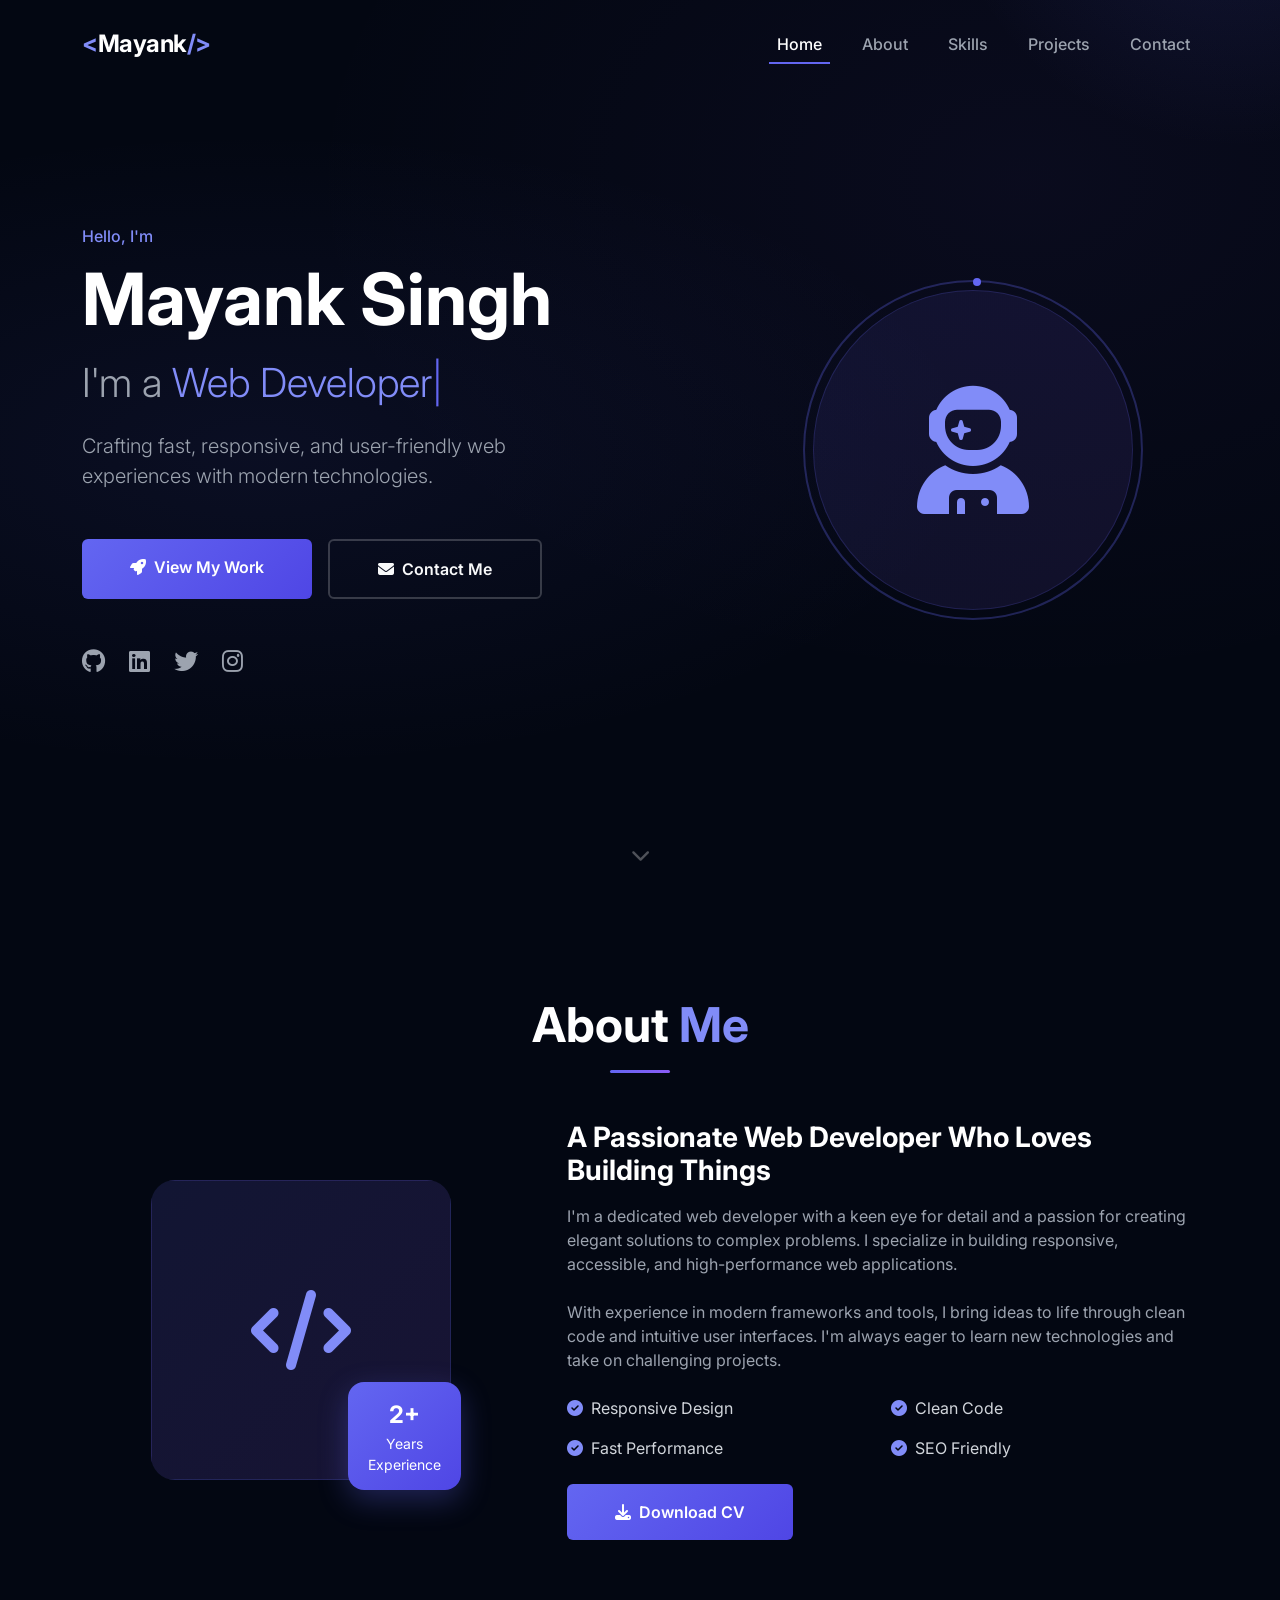
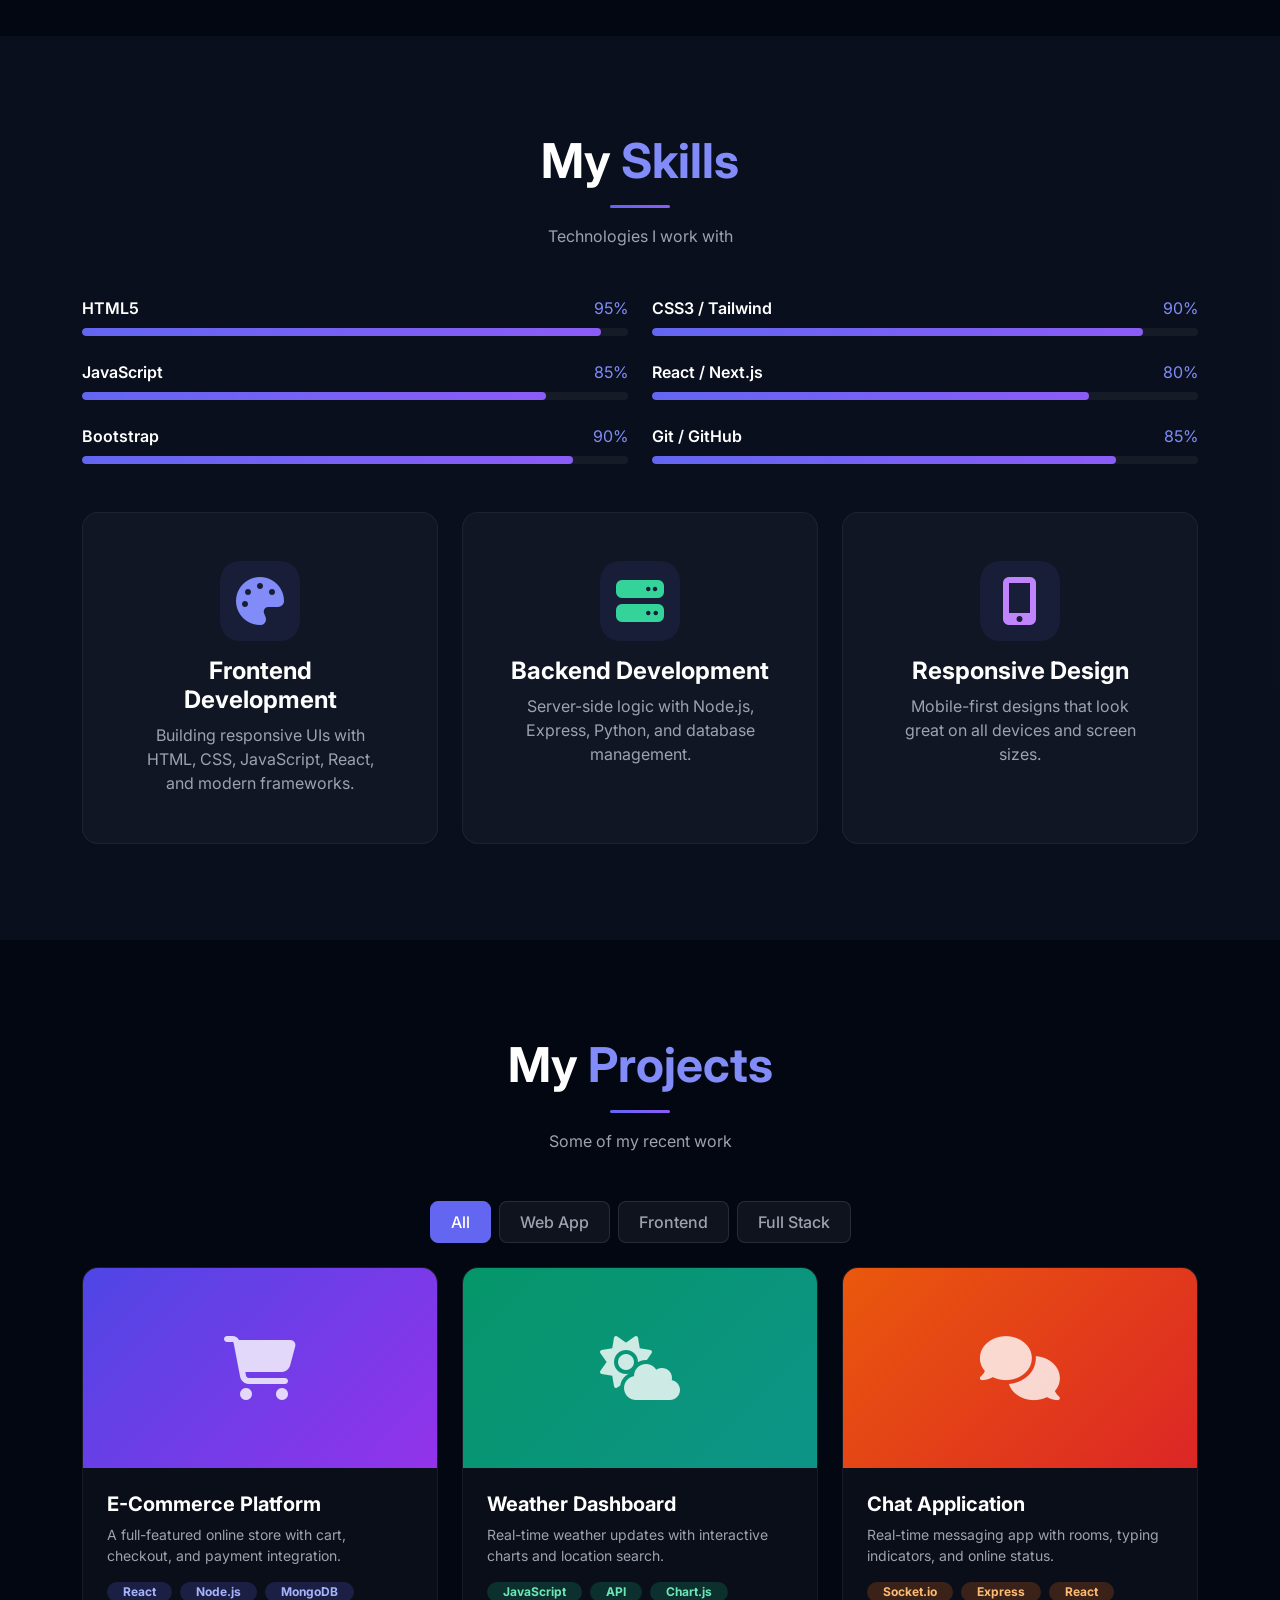
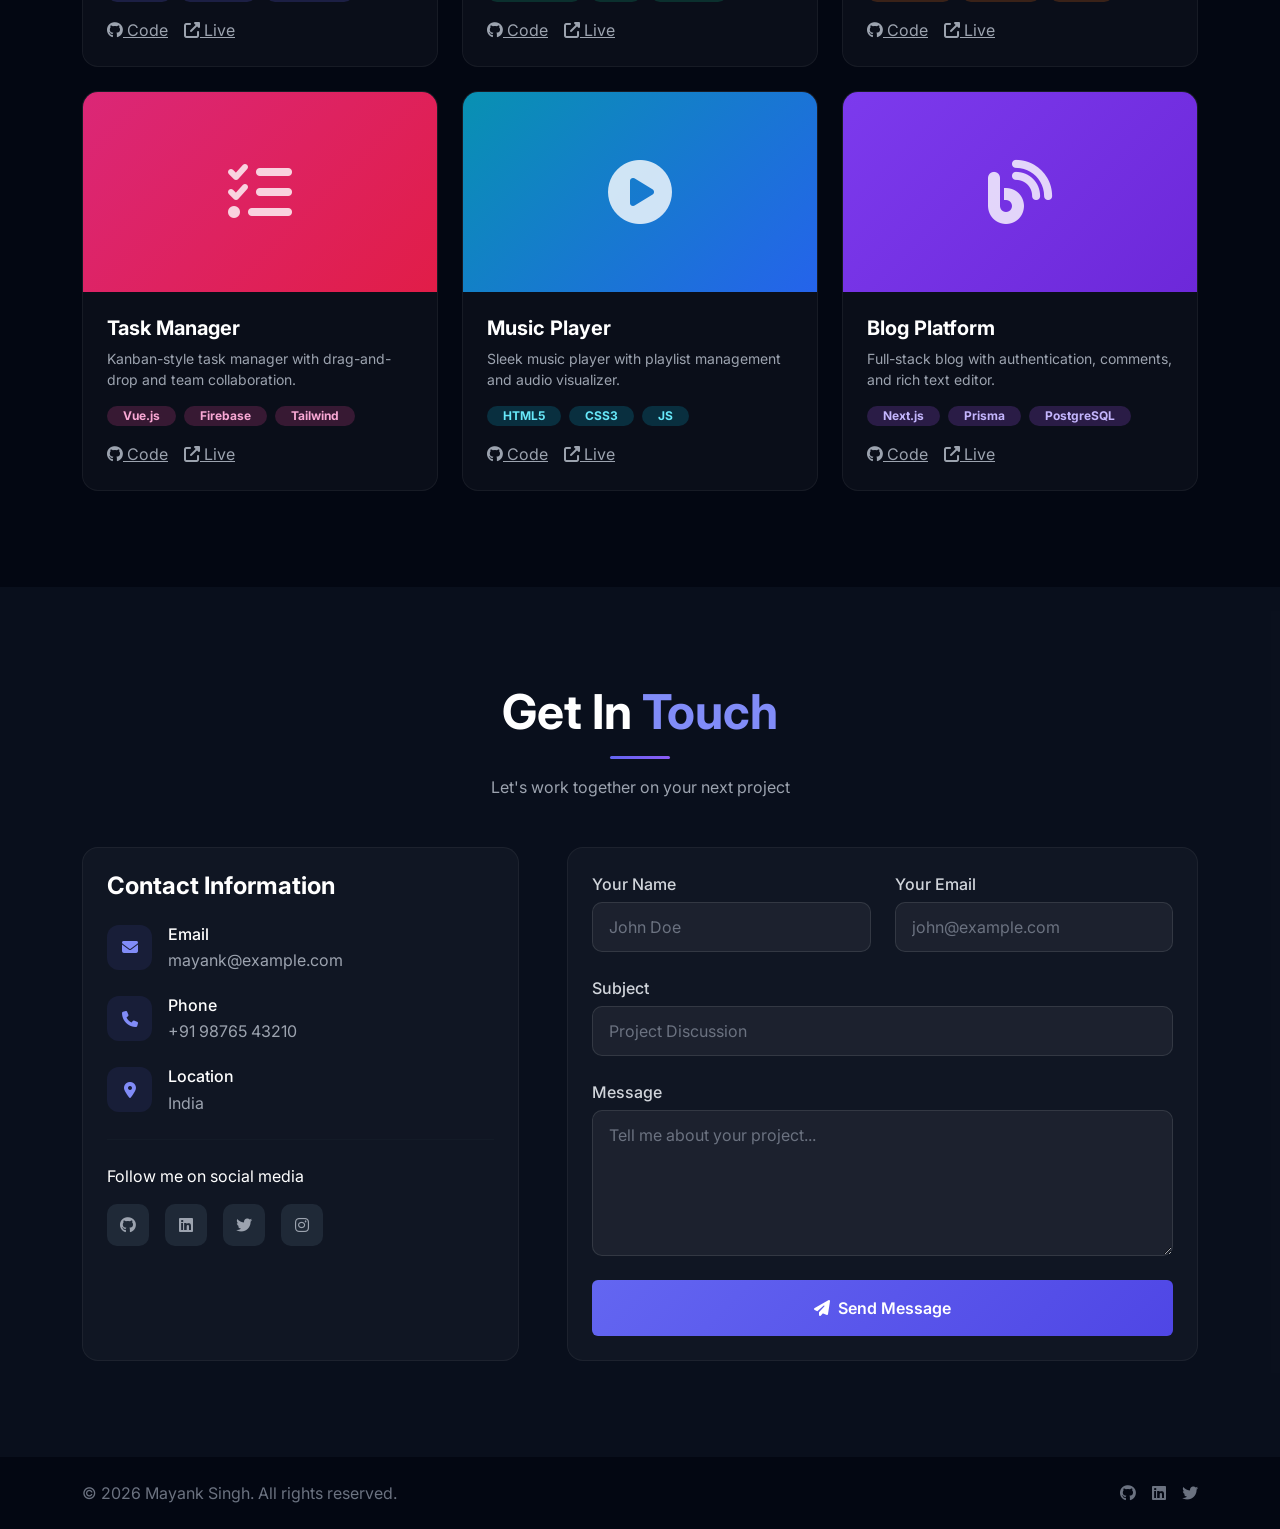
<file: Portfolio-2/index.html>
<!DOCTYPE html>
<html lang="en">
<head>
    <meta charset="UTF-8">
    <meta name="viewport" content="width=device-width, initial-scale=1.0">
    <title>Mayank Singh | Web Developer</title>
    <link href="https://cdn.jsdelivr.net/npm/bootstrap@5.3.3/dist/css/bootstrap.min.css" rel="stylesheet">
    <link rel="stylesheet" href="https://cdnjs.cloudflare.com/ajax/libs/font-awesome/6.5.1/css/all.min.css">
    <link href="https://fonts.googleapis.com/css2?family=Inter:wght@300;400;500;600;700;800&display=swap" rel="stylesheet">
    <link rel="stylesheet" href="styles.css">
</head>
<body>

    <!-- Navbar -->
    <nav id="navbar" class="fixed-top navbar navbar-expand-lg navbar-dark">
        <div class="container">
            <a class="navbar-brand fw-bold text-2xl" href="#">
                <span class="text-indigo-400">&lt;</span>Mayank<span class="text-indigo-400">/&gt;</span>
            </a>
            <button class="navbar-toggler border-0" type="button" data-bs-toggle="collapse" data-bs-target="#navMenu">
                <span class="navbar-toggler-icon"></span>
            </button>
            <div class="collapse navbar-collapse justify-content-end" id="navMenu">
                <ul class="navbar-nav gap-lg-4 gap-2 mb-2 mb-lg-0">
                    <li class="nav-item"><a class="nav-link active" href="#hero">Home</a></li>
                    <li class="nav-item"><a class="nav-link" href="#about">About</a></li>
                    <li class="nav-item"><a class="nav-link" href="#skills">Skills</a></li>
                    <li class="nav-item"><a class="nav-link" href="#projects">Projects</a></li>
                    <li class="nav-item"><a class="nav-link" href="#contact">Contact</a></li>
                </ul>
            </div>
        </div>
    </nav>

    <!-- Hero Section -->
    <section id="hero" class="min-vh-100 d-flex align-items-center position-relative overflow-hidden">
        <div class="hero-bg-gradient"></div>
        <div class="container position-relative z-10">
            <div class="row align-items-center">
                <div class="col-lg-7">
                    <p class="text-indigo-400 fw-medium mb-2 hero-animate">Hello, I'm</p>
                    <h1 class="display-2 fw-bold mb-3 hero-animate">Mayank Singh</h1>
                    <h2 class="display-6 text-gray-400 mb-4 hero-animate">
                        I'm a <span id="typed-text" class="text-indigo-400"></span><span class="typed-cursor">|</span>
                    </h2>
                    <p class="lead text-gray-400 mb-5 hero-animate max-w-xl">
                        Crafting fast, responsive, and user-friendly web experiences with modern technologies.
                    </p>
                    <div class="d-flex gap-3 flex-wrap hero-animate">
                        <a href="#projects" class="btn btn-indigo px-5 py-3 fw-semibold rounded-lg">
                            <i class="fas fa-rocket me-2"></i>View My Work
                        </a>
                        <a href="#contact" class="btn btn-outline-light px-5 py-3 fw-semibold rounded-lg">
                            <i class="fas fa-envelope me-2"></i>Contact Me
                        </a>
                    </div>
                    <div class="d-flex gap-4 mt-5 hero-animate">
                        <a href="#" class="social-icon text-gray-400 hover-indigo"><i class="fab fa-github fa-lg"></i></a>
                        <a href="#" class="social-icon text-gray-400 hover-indigo"><i class="fab fa-linkedin fa-lg"></i></a>
                        <a href="#" class="social-icon text-gray-400 hover-indigo"><i class="fab fa-twitter fa-lg"></i></a>
                        <a href="#" class="social-icon text-gray-400 hover-indigo"><i class="fab fa-instagram fa-lg"></i></a>
                    </div>
                </div>
                <div class="col-lg-5 d-none d-lg-flex justify-content-center hero-animate">
                    <div class="hero-image-wrapper">
                        <div class="hero-image-ring"></div>
                        <div class="hero-image-bg">
                            <i class="fas fa-user-astronaut fa-8x text-indigo-400"></i>
                        </div>
                    </div>
                </div>
            </div>
        </div>
        <a href="#about" class="scroll-down position-absolute">
            <i class="fas fa-chevron-down fa-bounce"></i>
        </a>
    </section>

    <!-- About Section -->
    <section id="about" class="py-5">
        <div class="container py-5">
            <div class="text-center mb-5">
                <h2 class="display-5 fw-bold">About <span class="text-indigo-400">Me</span></h2>
                <div class="section-line mx-auto mt-3"></div>
            </div>
            <div class="row align-items-center g-5">
                <div class="col-lg-5 text-center">
                    <div class="about-image-container mx-auto">
                        <div class="about-img rounded-3xl overflow-hidden">
                            <div class="about-img-placeholder d-flex align-items-center justify-content-center">
                                <i class="fas fa-code fa-5x text-indigo-400"></i>
                            </div>
                        </div>
                        <div class="about-experience-badge">
                            <span class="fw-bold fs-4">2+</span>
                            <small class="d-block">Years<br>Experience</small>
                        </div>
                    </div>
                </div>
                <div class="col-lg-7">
                    <h3 class="fw-bold mb-3">A Passionate Web Developer Who Loves Building Things</h3>
                    <p class="text-gray-400 mb-4">
                        I'm a dedicated web developer with a keen eye for detail and a passion for creating
                        elegant solutions to complex problems. I specialize in building responsive, accessible,
                        and high-performance web applications.
                    </p>
                    <p class="text-gray-400 mb-4">
                        With experience in modern frameworks and tools, I bring ideas to life through clean code
                        and intuitive user interfaces. I'm always eager to learn new technologies and take on
                        challenging projects.
                    </p>
                    <div class="row g-3 mb-4">
                        <div class="col-sm-6">
                            <div class="d-flex align-items-center gap-2">
                                <i class="fas fa-check-circle text-indigo-400"></i>
                                <span class="text-gray-300">Responsive Design</span>
                            </div>
                        </div>
                        <div class="col-sm-6">
                            <div class="d-flex align-items-center gap-2">
                                <i class="fas fa-check-circle text-indigo-400"></i>
                                <span class="text-gray-300">Clean Code</span>
                            </div>
                        </div>
                        <div class="col-sm-6">
                            <div class="d-flex align-items-center gap-2">
                                <i class="fas fa-check-circle text-indigo-400"></i>
                                <span class="text-gray-300">Fast Performance</span>
                            </div>
                        </div>
                        <div class="col-sm-6">
                            <div class="d-flex align-items-center gap-2">
                                <i class="fas fa-check-circle text-indigo-400"></i>
                                <span class="text-gray-300">SEO Friendly</span>
                            </div>
                        </div>
                    </div>
                    <a href="#" class="btn btn-indigo px-5 py-3 fw-semibold rounded-lg">
                        <i class="fas fa-download me-2"></i>Download CV
                    </a>
                </div>
            </div>
        </div>
    </section>

    <!-- Skills Section -->
    <section id="skills" class="py-5 bg-gray-900/50">
        <div class="container py-5">
            <div class="text-center mb-5">
                <h2 class="display-5 fw-bold">My <span class="text-indigo-400">Skills</span></h2>
                <div class="section-line mx-auto mt-3"></div>
                <p class="text-gray-400 mt-3">Technologies I work with</p>
            </div>

            <!-- Skill Bars -->
            <div class="row g-4 mb-5">
                <div class="col-md-6">
                    <div class="skill-item">
                        <div class="d-flex justify-content-between mb-2">
                            <span class="fw-semibold">HTML5</span>
                            <span class="text-indigo-400">95%</span>
                        </div>
                        <div class="skill-bar">
                            <div class="skill-progress" data-width="95"></div>
                        </div>
                    </div>
                </div>
                <div class="col-md-6">
                    <div class="skill-item">
                        <div class="d-flex justify-content-between mb-2">
                            <span class="fw-semibold">CSS3 / Tailwind</span>
                            <span class="text-indigo-400">90%</span>
                        </div>
                        <div class="skill-bar">
                            <div class="skill-progress" data-width="90"></div>
                        </div>
                    </div>
                </div>
                <div class="col-md-6">
                    <div class="skill-item">
                        <div class="d-flex justify-content-between mb-2">
                            <span class="fw-semibold">JavaScript</span>
                            <span class="text-indigo-400">85%</span>
                        </div>
                        <div class="skill-bar">
                            <div class="skill-progress" data-width="85"></div>
                        </div>
                    </div>
                </div>
                <div class="col-md-6">
                    <div class="skill-item">
                        <div class="d-flex justify-content-between mb-2">
                            <span class="fw-semibold">React / Next.js</span>
                            <span class="text-indigo-400">80%</span>
                        </div>
                        <div class="skill-bar">
                            <div class="skill-progress" data-width="80"></div>
                        </div>
                    </div>
                </div>
                <div class="col-md-6">
                    <div class="skill-item">
                        <div class="d-flex justify-content-between mb-2">
                            <span class="fw-semibold">Bootstrap</span>
                            <span class="text-indigo-400">90%</span>
                        </div>
                        <div class="skill-bar">
                            <div class="skill-progress" data-width="90"></div>
                        </div>
                    </div>
                </div>
                <div class="col-md-6">
                    <div class="skill-item">
                        <div class="d-flex justify-content-between mb-2">
                            <span class="fw-semibold">Git / GitHub</span>
                            <span class="text-indigo-400">85%</span>
                        </div>
                        <div class="skill-bar">
                            <div class="skill-progress" data-width="85"></div>
                        </div>
                    </div>
                </div>
            </div>

            <!-- Skill Cards -->
            <div class="row g-4">
                <div class="col-lg-4 col-md-6">
                    <div class="skill-card text-center p-5 rounded-2xl">
                        <div class="skill-card-icon mb-3">
                            <i class="fas fa-palette fa-3x text-indigo-400"></i>
                        </div>
                        <h4 class="fw-bold mb-2">Frontend Development</h4>
                        <p class="text-gray-400 mb-0">Building responsive UIs with HTML, CSS, JavaScript, React, and modern frameworks.</p>
                    </div>
                </div>
                <div class="col-lg-4 col-md-6">
                    <div class="skill-card text-center p-5 rounded-2xl">
                        <div class="skill-card-icon mb-3">
                            <i class="fas fa-server fa-3x text-emerald-400"></i>
                        </div>
                        <h4 class="fw-bold mb-2">Backend Development</h4>
                        <p class="text-gray-400 mb-0">Server-side logic with Node.js, Express, Python, and database management.</p>
                    </div>
                </div>
                <div class="col-lg-4 col-md-6">
                    <div class="skill-card text-center p-5 rounded-2xl">
                        <div class="skill-card-icon mb-3">
                            <i class="fas fa-mobile-alt fa-3x text-purple-400"></i>
                        </div>
                        <h4 class="fw-bold mb-2">Responsive Design</h4>
                        <p class="text-gray-400 mb-0">Mobile-first designs that look great on all devices and screen sizes.</p>
                    </div>
                </div>
            </div>
        </div>
    </section>

    <!-- Projects Section -->
    <section id="projects" class="py-5">
        <div class="container py-5">
            <div class="text-center mb-5">
                <h2 class="display-5 fw-bold">My <span class="text-indigo-400">Projects</span></h2>
                <div class="section-line mx-auto mt-3"></div>
                <p class="text-gray-400 mt-3">Some of my recent work</p>
            </div>

            <!-- Project Filter Buttons -->
            <div class="text-center mb-4">
                <div class="d-inline-flex gap-2 flex-wrap justify-content-center">
                    <button class="filter-btn active" data-filter="all">All</button>
                    <button class="filter-btn" data-filter="web">Web App</button>
                    <button class="filter-btn" data-filter="frontend">Frontend</button>
                    <button class="filter-btn" data-filter="fullstack">Full Stack</button>
                </div>
            </div>

            <div class="row g-4" id="project-grid">
                <!-- Project 1 -->
                <div class="col-lg-4 col-md-6 project-item" data-category="web">
                    <div class="project-card rounded-2xl overflow-hidden">
                        <div class="project-image project-gradient-1 d-flex align-items-center justify-content-center">
                            <i class="fas fa-shopping-cart fa-4x text-white/80"></i>
                        </div>
                        <div class="project-info p-4">
                            <h5 class="fw-bold mb-2">E-Commerce Platform</h5>
                            <p class="text-gray-400 small mb-3">A full-featured online store with cart, checkout, and payment integration.</p>
                            <div class="d-flex gap-2 flex-wrap mb-3">
                                <span class="badge bg-indigo text-indigo-300 px-3 py-1 rounded-full small">React</span>
                                <span class="badge bg-indigo text-indigo-300 px-3 py-1 rounded-full small">Node.js</span>
                                <span class="badge bg-indigo text-indigo-300 px-3 py-1 rounded-full small">MongoDB</span>
                            </div>
                            <div class="d-flex gap-3">
                                <a href="#" class="text-gray-400 hover-indigo"><i class="fab fa-github"></i> Code</a>
                                <a href="#" class="text-gray-400 hover-indigo"><i class="fas fa-external-link-alt"></i> Live</a>
                            </div>
                        </div>
                    </div>
                </div>

                <!-- Project 2 -->
                <div class="col-lg-4 col-md-6 project-item" data-category="frontend">
                    <div class="project-card rounded-2xl overflow-hidden">
                        <div class="project-image project-gradient-2 d-flex align-items-center justify-content-center">
                            <i class="fas fa-cloud-sun fa-4x text-white/80"></i>
                        </div>
                        <div class="project-info p-4">
                            <h5 class="fw-bold mb-2">Weather Dashboard</h5>
                            <p class="text-gray-400 small mb-3">Real-time weather updates with interactive charts and location search.</p>
                            <div class="d-flex gap-2 flex-wrap mb-3">
                                <span class="badge bg-emerald text-emerald-300 px-3 py-1 rounded-full small">JavaScript</span>
                                <span class="badge bg-emerald text-emerald-300 px-3 py-1 rounded-full small">API</span>
                                <span class="badge bg-emerald text-emerald-300 px-3 py-1 rounded-full small">Chart.js</span>
                            </div>
                            <div class="d-flex gap-3">
                                <a href="#" class="text-gray-400 hover-emerald"><i class="fab fa-github"></i> Code</a>
                                <a href="#" class="text-gray-400 hover-emerald"><i class="fas fa-external-link-alt"></i> Live</a>
                            </div>
                        </div>
                    </div>
                </div>

                <!-- Project 3 -->
                <div class="col-lg-4 col-md-6 project-item" data-category="fullstack">
                    <div class="project-card rounded-2xl overflow-hidden">
                        <div class="project-image project-gradient-3 d-flex align-items-center justify-content-center">
                            <i class="fas fa-comments fa-4x text-white/80"></i>
                        </div>
                        <div class="project-info p-4">
                            <h5 class="fw-bold mb-2">Chat Application</h5>
                            <p class="text-gray-400 small mb-3">Real-time messaging app with rooms, typing indicators, and online status.</p>
                            <div class="d-flex gap-2 flex-wrap mb-3">
                                <span class="badge bg-orange text-orange-300 px-3 py-1 rounded-full small">Socket.io</span>
                                <span class="badge bg-orange text-orange-300 px-3 py-1 rounded-full small">Express</span>
                                <span class="badge bg-orange text-orange-300 px-3 py-1 rounded-full small">React</span>
                            </div>
                            <div class="d-flex gap-3">
                                <a href="#" class="text-gray-400 hover-orange"><i class="fab fa-github"></i> Code</a>
                                <a href="#" class="text-gray-400 hover-orange"><i class="fas fa-external-link-alt"></i> Live</a>
                            </div>
                        </div>
                    </div>
                </div>

                <!-- Project 4 -->
                <div class="col-lg-4 col-md-6 project-item" data-category="web">
                    <div class="project-card rounded-2xl overflow-hidden">
                        <div class="project-image project-gradient-4 d-flex align-items-center justify-content-center">
                            <i class="fas fa-tasks fa-4x text-white/80"></i>
                        </div>
                        <div class="project-info p-4">
                            <h5 class="fw-bold mb-2">Task Manager</h5>
                            <p class="text-gray-400 small mb-3">Kanban-style task manager with drag-and-drop and team collaboration.</p>
                            <div class="d-flex gap-2 flex-wrap mb-3">
                                <span class="badge bg-pink text-pink-300 px-3 py-1 rounded-full small">Vue.js</span>
                                <span class="badge bg-pink text-pink-300 px-3 py-1 rounded-full small">Firebase</span>
                                <span class="badge bg-pink text-pink-300 px-3 py-1 rounded-full small">Tailwind</span>
                            </div>
                            <div class="d-flex gap-3">
                                <a href="#" class="text-gray-400 hover-pink"><i class="fab fa-github"></i> Code</a>
                                <a href="#" class="text-gray-400 hover-pink"><i class="fas fa-external-link-alt"></i> Live</a>
                            </div>
                        </div>
                    </div>
                </div>

                <!-- Project 5 -->
                <div class="col-lg-4 col-md-6 project-item" data-category="frontend">
                    <div class="project-card rounded-2xl overflow-hidden">
                        <div class="project-image project-gradient-5 d-flex align-items-center justify-content-center">
                            <i class="fas fa-play-circle fa-4x text-white/80"></i>
                        </div>
                        <div class="project-info p-4">
                            <h5 class="fw-bold mb-2">Music Player</h5>
                            <p class="text-gray-400 small mb-3">Sleek music player with playlist management and audio visualizer.</p>
                            <div class="d-flex gap-2 flex-wrap mb-3">
                                <span class="badge bg-cyan text-cyan-300 px-3 py-1 rounded-full small">HTML5</span>
                                <span class="badge bg-cyan text-cyan-300 px-3 py-1 rounded-full small">CSS3</span>
                                <span class="badge bg-cyan text-cyan-300 px-3 py-1 rounded-full small">JS</span>
                            </div>
                            <div class="d-flex gap-3">
                                <a href="#" class="text-gray-400 hover-cyan"><i class="fab fa-github"></i> Code</a>
                                <a href="#" class="text-gray-400 hover-cyan"><i class="fas fa-external-link-alt"></i> Live</a>
                            </div>
                        </div>
                    </div>
                </div>

                <!-- Project 6 -->
                <div class="col-lg-4 col-md-6 project-item" data-category="fullstack">
                    <div class="project-card rounded-2xl overflow-hidden">
                        <div class="project-image project-gradient-6 d-flex align-items-center justify-content-center">
                            <i class="fas fa-blog fa-4x text-white/80"></i>
                        </div>
                        <div class="project-info p-4">
                            <h5 class="fw-bold mb-2">Blog Platform</h5>
                            <p class="text-gray-400 small mb-3">Full-stack blog with authentication, comments, and rich text editor.</p>
                            <div class="d-flex gap-2 flex-wrap mb-3">
                                <span class="badge bg-purple text-purple-300 px-3 py-1 rounded-full small">Next.js</span>
                                <span class="badge bg-purple text-purple-300 px-3 py-1 rounded-full small">Prisma</span>
                                <span class="badge bg-purple text-purple-300 px-3 py-1 rounded-full small">PostgreSQL</span>
                            </div>
                            <div class="d-flex gap-3">
                                <a href="#" class="text-gray-400 hover-purple"><i class="fab fa-github"></i> Code</a>
                                <a href="#" class="text-gray-400 hover-purple"><i class="fas fa-external-link-alt"></i> Live</a>
                            </div>
                        </div>
                    </div>
                </div>
            </div>
        </div>
    </section>

    <!-- Contact Section -->
    <section id="contact" class="py-5 bg-gray-900/50">
        <div class="container py-5">
            <div class="text-center mb-5">
                <h2 class="display-5 fw-bold">Get In <span class="text-indigo-400">Touch</span></h2>
                <div class="section-line mx-auto mt-3"></div>
                <p class="text-gray-400 mt-3">Let's work together on your next project</p>
            </div>
            <div class="row g-5">
                <div class="col-lg-5">
                    <div class="contact-info-card p-4 rounded-2xl">
                        <h4 class="fw-bold mb-4">Contact Information</h4>
                        <div class="d-flex align-items-start gap-3 mb-4">
                            <div class="contact-icon">
                                <i class="fas fa-envelope text-indigo-400"></i>
                            </div>
                            <div>
                                <h6 class="mb-1">Email</h6>
                                <p class="text-gray-400 mb-0">mayank@example.com</p>
                            </div>
                        </div>
                        <div class="d-flex align-items-start gap-3 mb-4">
                            <div class="contact-icon">
                                <i class="fas fa-phone text-indigo-400"></i>
                            </div>
                            <div>
                                <h6 class="mb-1">Phone</h6>
                                <p class="text-gray-400 mb-0">+91 98765 43210</p>
                            </div>
                        </div>
                        <div class="d-flex align-items-start gap-3 mb-4">
                            <div class="contact-icon">
                                <i class="fas fa-map-marker-alt text-indigo-400"></i>
                            </div>
                            <div>
                                <h6 class="mb-1">Location</h6>
                                <p class="text-gray-400 mb-0">India</p>
                            </div>
                        </div>
                        <hr class="border-gray-800 my-4">
                        <p class="mb-3">Follow me on social media</p>
                        <div class="d-flex gap-3">
                            <a href="#" class="social-icon-sm bg-gray-800 rounded-lg"><i class="fab fa-github"></i></a>
                            <a href="#" class="social-icon-sm bg-gray-800 rounded-lg"><i class="fab fa-linkedin"></i></a>
                            <a href="#" class="social-icon-sm bg-gray-800 rounded-lg"><i class="fab fa-twitter"></i></a>
                            <a href="#" class="social-icon-sm bg-gray-800 rounded-lg"><i class="fab fa-instagram"></i></a>
                        </div>
                    </div>
                </div>
                <div class="col-lg-7">
                    <form id="contact-form" class="contact-form p-4 rounded-2xl">
                        <div class="row g-4">
                            <div class="col-md-6">
                                <label class="form-label fw-medium">Your Name</label>
                                <input type="text" class="form-control" placeholder="John Doe" required>
                            </div>
                            <div class="col-md-6">
                                <label class="form-label fw-medium">Your Email</label>
                                <input type="email" class="form-control" placeholder="john@example.com" required>
                            </div>
                            <div class="col-12">
                                <label class="form-label fw-medium">Subject</label>
                                <input type="text" class="form-control" placeholder="Project Discussion" required>
                            </div>
                            <div class="col-12">
                                <label class="form-label fw-medium">Message</label>
                                <textarea class="form-control" rows="5" placeholder="Tell me about your project..." required></textarea>
                            </div>
                            <div class="col-12">
                                <button type="submit" class="btn btn-indigo px-5 py-3 fw-semibold rounded-lg w-100">
                                    <i class="fas fa-paper-plane me-2"></i>Send Message
                                </button>
                            </div>
                        </div>
                    </form>
                </div>
            </div>
        </div>
    </section>

    <!-- Footer -->
    <footer class="py-4 border-t border-gray-800">
        <div class="container">
            <div class="d-flex flex-column flex-md-row justify-content-between align-items-center gap-3">
                <p class="text-gray-500 mb-0">&copy; 2026 Mayank Singh. All rights reserved.</p>
                <div class="d-flex gap-3">
                    <a href="#" class="text-gray-500 hover-indigo"><i class="fab fa-github"></i></a>
                    <a href="#" class="text-gray-500 hover-indigo"><i class="fab fa-linkedin"></i></a>
                    <a href="#" class="text-gray-500 hover-indigo"><i class="fab fa-twitter"></i></a>
                </div>
            </div>
        </div>
    </footer>

    <!-- Back to Top -->
    <button id="back-to-top" class="btn btn-indigo position-fixed rounded-circle" style="width:50px;height:50px;bottom:30px;right:30px;display:none;z-index:999;">
        <i class="fas fa-arrow-up"></i>
    </button>

    <script src="https://cdn.jsdelivr.net/npm/bootstrap@5.3.3/dist/js/bootstrap.bundle.min.js"></script>
    <script src="script.js"></script>
</body>
</html>
</file>
<file: Portfolio-2/styles.css>
/* ==========================================
   Mayank Singh - Portfolio Styles
   ========================================== */

:root {
    --primary: #6366f1;
    --primary-dark: #4f46e5;
    --bg-dark: #030712;
}

html {
    scroll-behavior: smooth;
}

body {
    background-color: var(--bg-dark);
    color: white;
    font-family: 'Inter', sans-serif;
    overflow-x: hidden;
}

::selection {
    background-color: var(--primary);
    color: white;
}

/* Scrollbar */
::-webkit-scrollbar {
    width: 8px;
}
::-webkit-scrollbar-track {
    background: #111827;
}
::-webkit-scrollbar-thumb {
    background: var(--primary);
    border-radius: 4px;
}

/* ==========================================
   Navbar
   ========================================== */
#navbar {
    padding: 1rem 0;
    background: transparent;
}

#navbar.scrolled {
    background: rgba(3, 7, 18, 0.9) !important;
    backdrop-filter: blur(20px);
    border-bottom: 1px solid rgba(99, 102, 241, 0.1);
    padding: 0.5rem 0;
}

.navbar-brand {
    font-size: 1.5rem;
    letter-spacing: -0.5px;
    font-weight: 700;
}

.nav-link {
    color: #9ca3af !important;
    font-weight: 500;
    transition: color 0.3s ease;
    position: relative;
}

.nav-link::after {
    content: '';
    position: absolute;
    bottom: 0;
    left: 0;
    width: 0;
    height: 2px;
    background: var(--primary);
    transition: width 0.3s ease;
}

.nav-link:hover,
.nav-link.active {
    color: #fff !important;
}

.nav-link:hover::after,
.nav-link.active::after {
    width: 100%;
}

.navbar-toggler {
    padding: 0.5rem;
    font-size: 1.25rem;
    line-height: 1;
    background: rgba(255, 255, 255, 0.1);
    border-radius: 8px;
    border: 1px solid rgba(255, 255, 255, 0.1) !important;
    transition: all 0.3s ease;
}

.navbar-toggler:hover {
    background: rgba(99, 102, 241, 0.3);
    border-color: var(--primary) !important;
}

.navbar-toggler:focus {
    box-shadow: 0 0 0 3px rgba(99, 102, 241, 0.3) !important;
}

.navbar-toggler-icon {
    width: 1.5em;
    height: 1.5em;
    background-image: url("data:image/svg+xml,%3csvg xmlns='http://www.w3.org/2000/svg' viewBox='0 0 30 30'%3e%3cpath stroke='rgba%28255, 255, 255, 0.8%29' stroke-linecap='round' stroke-miterlimit='10' stroke-width='2' d='M4 7h22M4 15h22M4 23h22'/%3e%3c/svg%3e");
}

.navbar-collapse {
    padding: 0.5rem 0;
}

@media (max-width: 991.98px) {
    #navbar {
        background: rgba(3, 7, 18, 0.95) !important;
        backdrop-filter: blur(20px);
    }

    .navbar-collapse {
        padding: 1rem 0 0.5rem;
    }

    .navbar-nav {
        padding: 0.5rem 0;
    }
}

/* ==========================================
   Buttons
   ========================================== */
.btn-indigo {
    background: linear-gradient(135deg, var(--primary), var(--primary-dark));
    color: white;
    border: none;
    transition: all 0.3s ease;
}

.btn-indigo:hover {
    transform: translateY(-2px);
    box-shadow: 0 10px 30px rgba(99, 102, 241, 0.3);
    color: white;
}

.btn-outline-light {
    border: 2px solid rgba(255, 255, 255, 0.2);
    transition: all 0.3s ease;
}

.btn-outline-light:hover {
    border-color: var(--primary);
    background: rgba(99, 102, 241, 0.1);
    transform: translateY(-2px);
}

/* ==========================================
   Hero Section
   ========================================== */
#hero {
    background: radial-gradient(ellipse at 20% 50%, rgba(99, 102, 241, 0.08) 0%, transparent 50%),
                radial-gradient(ellipse at 80% 20%, rgba(139, 92, 246, 0.05) 0%, transparent 50%);
}

.hero-bg-gradient {
    position: absolute;
    top: -50%;
    right: -20%;
    width: 600px;
    height: 600px;
    background: radial-gradient(circle, rgba(99, 102, 241, 0.15) 0%, transparent 70%);
    border-radius: 50%;
    animation: float 6s ease-in-out infinite;
}

@keyframes float {
    0%, 100% { transform: translateY(0px); }
    50% { transform: translateY(-30px); }
}

.hero-animate {
    opacity: 0;
    transform: translateY(30px);
    animation: fadeInUp 0.8s ease forwards;
}

.hero-animate:nth-child(1) { animation-delay: 0.1s; }
.hero-animate:nth-child(2) { animation-delay: 0.2s; }
.hero-animate:nth-child(3) { animation-delay: 0.3s; }
.hero-animate:nth-child(4) { animation-delay: 0.4s; }
.hero-animate:nth-child(5) { animation-delay: 0.5s; }
.hero-animate:nth-child(6) { animation-delay: 0.6s; }

@keyframes fadeInUp {
    to {
        opacity: 1;
        transform: translateY(0);
    }
}

.hero-image-wrapper {
    position: relative;
    width: 320px;
    height: 320px;
}

.hero-image-ring {
    position: absolute;
    inset: -10px;
    border: 2px solid rgba(99, 102, 241, 0.3);
    border-radius: 50%;
    animation: spin-slow 10s linear infinite;
}

@keyframes spin-slow {
    to { transform: rotate(360deg); }
}

.hero-image-ring::before {
    content: '';
    position: absolute;
    top: -4px;
    left: 50%;
    width: 8px;
    height: 8px;
    background: var(--primary);
    border-radius: 50%;
}

.hero-image-bg {
    width: 100%;
    height: 100%;
    border-radius: 50%;
    background: linear-gradient(135deg, rgba(99, 102, 241, 0.1), rgba(139, 92, 246, 0.1));
    border: 1px solid rgba(99, 102, 241, 0.2);
    display: flex;
    align-items: center;
    justify-content: center;
}

.typed-cursor {
    animation: blink 0.7s infinite;
    color: var(--primary);
}

@keyframes blink {
    0%, 100% { opacity: 1; }
    50% { opacity: 0; }
}

.scroll-down {
    bottom: 30px;
    left: 50%;
    transform: translateX(-50%);
    color: rgba(255, 255, 255, 0.3);
    font-size: 1.2rem;
    text-decoration: none;
    transition: color 0.3s ease;
}

.scroll-down:hover {
    color: var(--primary);
}

.social-icon {
    transition: all 0.3s ease;
    font-size: 1.2rem;
}

.hover-indigo:hover {
    color: var(--primary) !important;
}

.max-w-xl {
    max-width: 500px;
}

/* ==========================================
   Section Common
   ========================================== */
.section-line {
    width: 60px;
    height: 3px;
    background: linear-gradient(90deg, var(--primary), #8b5cf6);
    border-radius: 2px;
}

/* ==========================================
   About Section
   ========================================== */
.about-image-container {
    position: relative;
    width: 300px;
    max-width: 100%;
}

.about-img {
    width: 100%;
    aspect-ratio: 1;
    overflow: hidden;
}

.about-img-placeholder {
    width: 100%;
    height: 100%;
    background: linear-gradient(135deg, rgba(99, 102, 241, 0.15), rgba(139, 92, 246, 0.15));
    border: 1px solid rgba(99, 102, 241, 0.2);
}

.about-experience-badge {
    position: absolute;
    bottom: -10px;
    right: -10px;
    background: linear-gradient(135deg, var(--primary), var(--primary-dark));
    color: white;
    padding: 15px 20px;
    border-radius: 16px;
    text-align: center;
    box-shadow: 0 10px 30px rgba(99, 102, 241, 0.3);
}

/* ==========================================
   Skills Section
   ========================================== */
.skill-bar {
    height: 8px;
    background: rgba(255, 255, 255, 0.05);
    border-radius: 4px;
    overflow: hidden;
}

.skill-progress {
    height: 100%;
    width: 0;
    background: linear-gradient(90deg, var(--primary), #8b5cf6);
    border-radius: 4px;
    transition: width 1.5s ease;
}

.skill-card {
    background: rgba(255, 255, 255, 0.03);
    border: 1px solid rgba(255, 255, 255, 0.05);
    transition: all 0.3s ease;
    height: 100%;
}

.skill-card:hover {
    transform: translateY(-10px);
    border-color: rgba(99, 102, 241, 0.3);
    box-shadow: 0 20px 40px rgba(0, 0, 0, 0.3);
    background: rgba(99, 102, 241, 0.05);
}

.skill-card-icon {
    width: 80px;
    height: 80px;
    margin: 0 auto;
    display: flex;
    align-items: center;
    justify-content: center;
    border-radius: 20px;
    background: rgba(99, 102, 241, 0.1);
}

/* ==========================================
   Projects Section
   ========================================== */
.filter-btn {
    background: rgba(255, 255, 255, 0.05);
    color: #9ca3af;
    border: 1px solid rgba(255, 255, 255, 0.1);
    padding: 8px 20px;
    border-radius: 8px;
    font-weight: 500;
    transition: all 0.3s ease;
    cursor: pointer;
}

.filter-btn:hover,
.filter-btn.active {
    background: var(--primary);
    color: white;
    border-color: var(--primary);
}

.project-card {
    background: rgba(255, 255, 255, 0.03);
    border: 1px solid rgba(255, 255, 255, 0.05);
    transition: all 0.3s ease;
    height: 100%;
}

.project-card:hover {
    transform: translateY(-10px);
    border-color: rgba(99, 102, 241, 0.3);
    box-shadow: 0 20px 40px rgba(0, 0, 0, 0.3);
}

.project-image {
    height: 200px;
    transition: transform 0.3s ease;
}

.project-card:hover .project-image {
    transform: scale(1.05);
}

.project-info h5 {
    transition: color 0.3s ease;
}

.project-card:hover .project-info h5 {
    color: var(--primary);
}

.project-item {
    transition: all 0.4s ease;
}

.project-item.hidden {
    display: none;
}

/* ==========================================
   Contact Section
   ========================================== */
.contact-info-card {
    background: rgba(255, 255, 255, 0.03);
    border: 1px solid rgba(255, 255, 255, 0.05);
    height: 100%;
}

.contact-icon {
    width: 45px;
    height: 45px;
    min-width: 45px;
    display: flex;
    align-items: center;
    justify-content: center;
    border-radius: 12px;
    background: rgba(99, 102, 241, 0.1);
}

.social-icon-sm {
    width: 42px;
    height: 42px;
    display: flex;
    align-items: center;
    justify-content: center;
    border-radius: 10px;
    color: #9ca3af;
    text-decoration: none;
    transition: all 0.3s ease;
}

.social-icon-sm:hover {
    background: var(--primary) !important;
    color: white;
}

.contact-form {
    background: rgba(255, 255, 255, 0.03);
    border: 1px solid rgba(255, 255, 255, 0.05);
}

.form-control {
    background: rgba(255, 255, 255, 0.05) !important;
    border: 1px solid rgba(255, 255, 255, 0.1) !important;
    color: white !important;
    padding: 12px 16px;
    border-radius: 10px;
    transition: all 0.3s ease;
}

.form-control:focus {
    border-color: var(--primary) !important;
    box-shadow: 0 0 0 3px rgba(99, 102, 241, 0.1) !important;
}

.form-control::placeholder {
    color: #6b7280 !important;
}

.form-label {
    color: #d1d5db;
    margin-bottom: 6px;
}

/* ==========================================
   Back to Top
   ========================================== */
#back-to-top {
    transition: all 0.3s ease;
}

#back-to-top:hover {
    transform: translateY(-3px);
}

/* ==========================================
   Scroll Animations
   ========================================== */
.fade-in {
    opacity: 0;
    transform: translateY(30px);
    transition: all 0.6s ease;
}

.fade-in.visible {
    opacity: 1;
    transform: translateY(0);
}

/* ==========================================
   Responsive
   ========================================== */
@media (max-width: 991.98px) {
    .display-2 {
        font-size: 2.5rem;
    }
    .display-6 {
        font-size: 1.3rem;
    }
    .hero-image-wrapper {
        display: none !important;
    }
}

@media (max-width: 767.98px) {
    .display-2 {
        font-size: 2rem;
    }
    .display-5 {
        font-size: 1.5rem;
    }
    .hero-bg-gradient {
        width: 300px;
        height: 300px;
    }
}

/* ==========================================
   Color Utilities
   ========================================== */
.text-indigo-300 { color: #a5b4fc; }
.text-indigo-400 { color: #818cf8; }
.text-emerald-400 { color: #34d399; }
.text-purple-400 { color: #c084fc; }
.text-gray-300 { color: #d1d5db; }
.text-gray-400 { color: #9ca3af; }
.text-gray-500 { color: #6b7280; }

.text-white\/80 { color: rgba(255,255,255,0.8); }
.text-orange-300 { color: #fdba74; }
.text-emerald-300 { color: #6ee7b7; }
.text-pink-300 { color: #f9a8d4; }
.text-cyan-300 { color: #67e8f9; }

.bg-gray-800 { background-color: #1f2937; }
.bg-gray-900\/50 { background-color: rgba(17,24,39,0.5); }

.hover-indigo:hover { color: #818cf8 !important; }
.hover-emerald:hover { color: #34d399 !important; }
.hover-orange:hover { color: #fb923c !important; }
.hover-pink:hover { color: #f472b6 !important; }
.hover-cyan:hover { color: #22d3ee !important; }
.hover-purple:hover { color: #c084fc !important; }

.border-gray-800 { border-color: #1f2937 !important; }

/* ==========================================
   Project Gradients
   ========================================== */
.project-gradient-1 { background: linear-gradient(135deg, #4f46e5, #9333ea); }
.project-gradient-2 { background: linear-gradient(135deg, #059669, #0d9488); }
.project-gradient-3 { background: linear-gradient(135deg, #ea580c, #dc2626); }
.project-gradient-4 { background: linear-gradient(135deg, #db2777, #e11d48); }
.project-gradient-5 { background: linear-gradient(135deg, #0891b2, #2563eb); }
.project-gradient-6 { background: linear-gradient(135deg, #7c3aed, #6d28d9); }

/* ==========================================
   Badge Colors
   ========================================== */
.badge.bg-indigo { background-color: rgba(99,102,241,0.2) !important; color: #a5b4fc !important; }
.badge.bg-emerald { background-color: rgba(16,185,129,0.2) !important; color: #6ee7b7 !important; }
.badge.bg-orange { background-color: rgba(249,115,22,0.2) !important; color: #fdba74 !important; }
.badge.bg-pink { background-color: rgba(236,72,153,0.2) !important; color: #f9a8d4 !important; }
.badge.bg-cyan { background-color: rgba(6,182,212,0.2) !important; color: #67e8f9 !important; }
.badge.bg-purple { background-color: rgba(168,85,247,0.2) !important; color: #c4b5fd !important; }

/* ==========================================
   Utility Classes
   ========================================== */
.rounded-2xl { border-radius: 1rem; }
.rounded-3xl { border-radius: 1.5rem; }
.rounded-full { border-radius: 9999px; }
.p-5 { padding: 1.25rem; }
.mb-0 { margin-bottom: 0; }
.mb-1 { margin-bottom: 0.25rem; }
.mb-2 { margin-bottom: 0.5rem; }
.mb-3 { margin-bottom: 1rem; }
.mb-4 { margin-bottom: 1.5rem; }
.mb-5 { margin-bottom: 3rem; }
.mt-3 { margin-top: 1rem; }
.gap-2 { gap: 0.5rem; }
.gap-3 { gap: 1rem; }
.gap-4 { gap: 1.5rem; }
.gap-lg-4 { gap: 1.5rem; }
.z-10 { z-index: 10; }
.w-100 { width: 100%; }
.py-5 { padding-top: 3rem; padding-bottom: 3rem; }
.px-5 { padding-left: 3rem; padding-right: 3rem; }
.py-3 { padding-top: 1rem; padding-bottom: 1rem; }
.py-4 { padding-top: 1.5rem; padding-bottom: 1.5rem; }
.fw-medium { font-weight: 500; }
.fw-semibold { font-weight: 600; }
.font-bold { font-weight: 700; }
</file>
